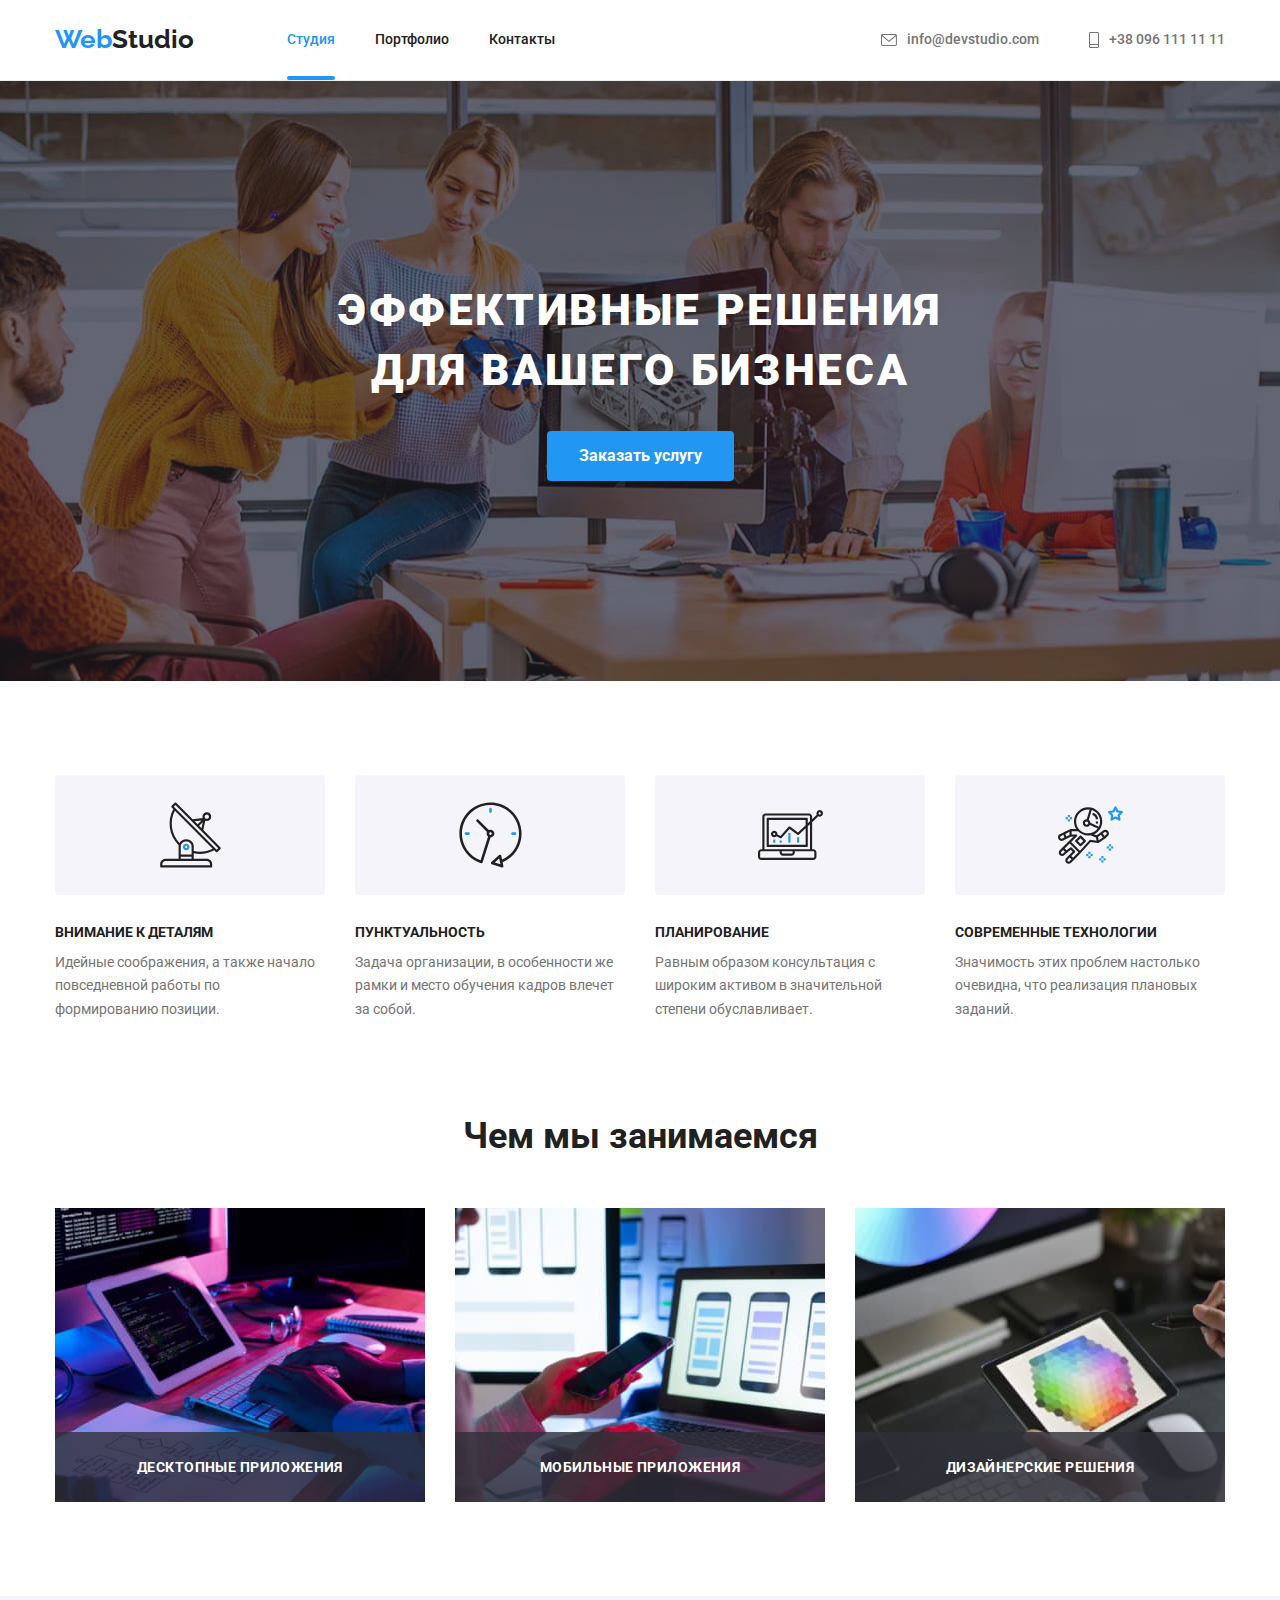
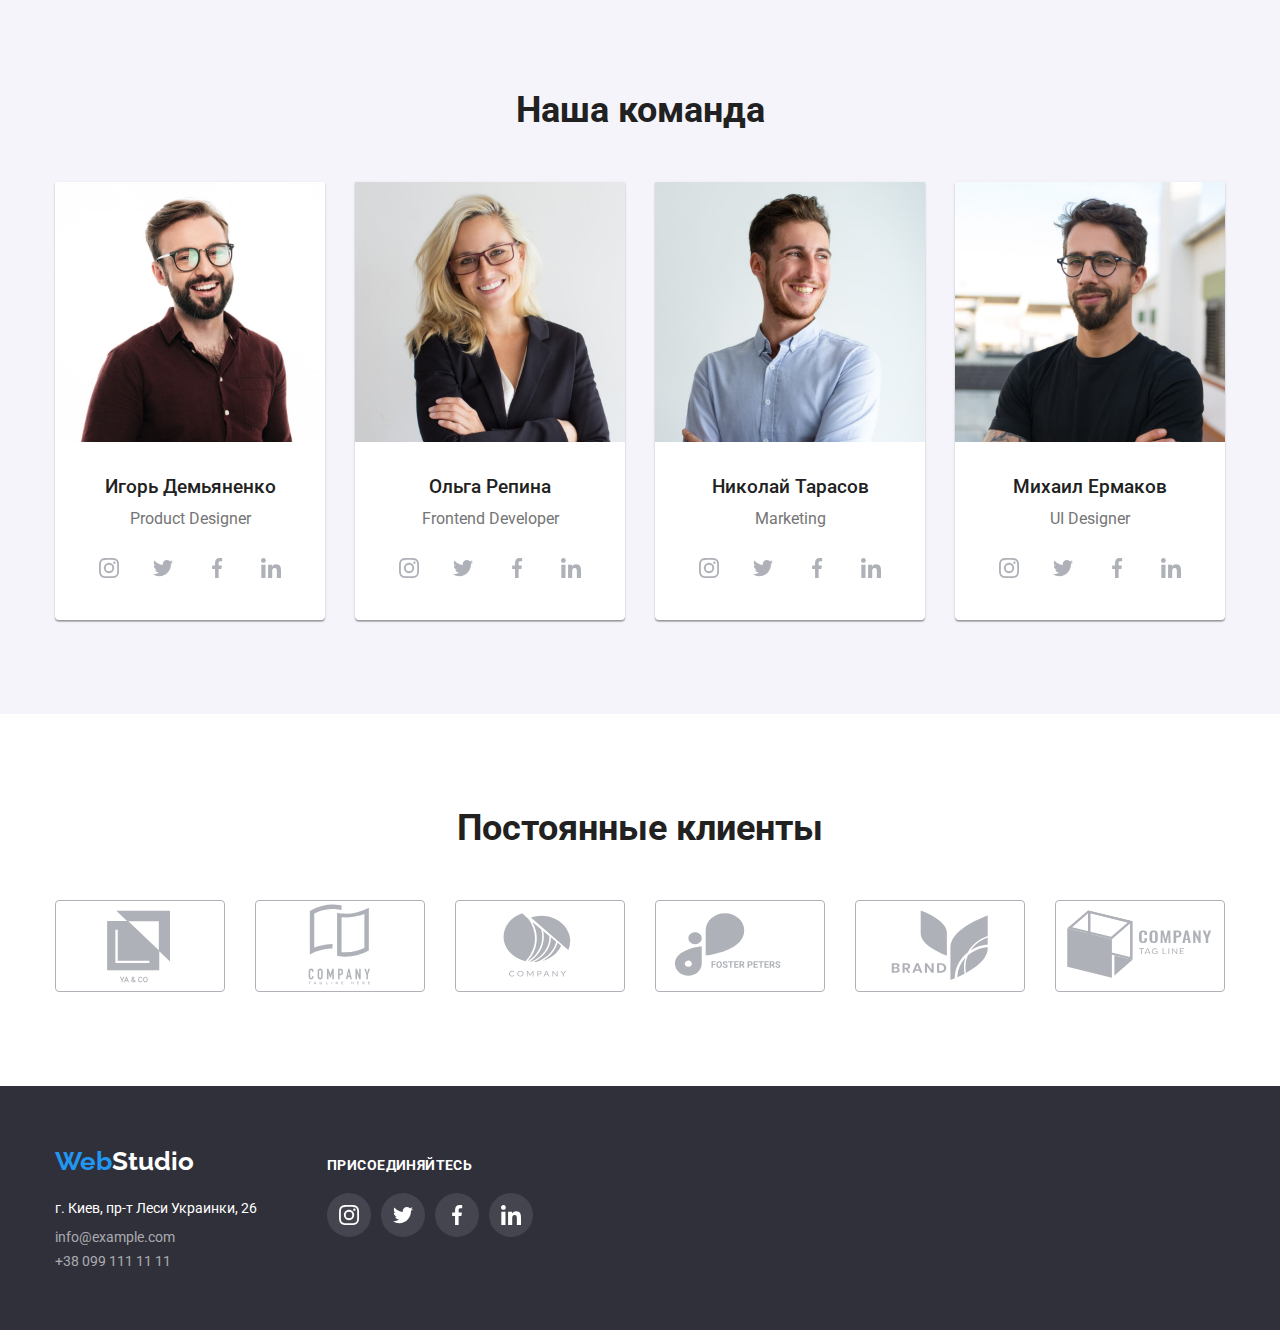
<file: index.html>
<!DOCTYPE html>
<html lang="ru">
    <head>
        <meta charset="UTF-8" />
        <meta http-equiv="X-UA-Compatible" content="IE=edge" />
        <meta name="viewport" content="width=, initial-scale=1.0" />
        <title>Document</title>
        <link rel="preconnect" href="https://fonts.googleapis.com" />
        <link rel="preconnect" href="https://fonts.gstatic.com" crossorigin />
        <link
            rel="stylesheet"
            href="https://cdnjs.cloudflare.com/ajax/libs/modern-normalize/1.0.0/modern-normalize.min.css"
        />
        <link
            href="https://fonts.googleapis.com/css2?family=Montserrat:ital,wght@0,700;1,400&family=Raleway:wght@700&family=Roboto:wght@400;500;700;900&display=swap"
            rel="stylesheet"
        />
        <link rel="stylesheet" href="./css/styles.css" />
    </head>
    <body>
        <header class="hedbord">
            <div class="conteiner page-header">
                <nav class="site-nav">
                    <a class="link link-logo" href="/hm-2/index.html"
                        ><span class="accent-text">Web</span>Studio</a
                    >
                    <ul class="list font-medium site-nav">
                        <li class="item">
                            <a href="index.html" class="link active">Студия</a>
                        </li>
                        <li class="item">
                            <a href="portfolio.html" class="link">Портфолио</a>
                        </li>
                        <li class="item">
                            <a href="" class="link">Контакты</a>
                        </li>
                    </ul>
                </nav>
                <ul class="top-contact site-contact list font-medium">
                    <li class="item">
                        <a
                            href="mailto:info@devstudio.com"
                            class="link secondary-text header-link"
                        >
                            <svg class="header-icon" width="16" height="12">
                                <use href="./images/icons.svg#mail"></use>
                            </svg>
                            info@devstudio.com</a
                        >
                    </li>
                    <li class="item">
                        <a href="tel:+380961111111" class="link header-link"
                            ><svg class="header-icon" width="10" height="16">
                                <use href="./images/icons.svg#phone"></use>
                            </svg>
                            +38 096 111 11 11
                        </a>
                    </li>
                </ul>
            </div>
        </header>
        <main>
            <section class="main-section">
                <div class="conteiner">
                    <h1 class="main-section--description">
                        Эффективные решения для вашего бизнеса
                    </h1>
                    <button
                        data-modal-open
                        type="button"
                        class="main-section--btn"
                    >
                        Заказать услугу
                    </button>
                </div>
            </section>

            <section class="benefits">
                <div class="conteiner">
                    <h2 class="caption visually-hidden">Преимущества</h2>
                    <ul class="list-menu">
                        <li class="item">
                            <div class="benefits-icon-wrapper">
                                <svg
                                    class="benefits-icon"
                                    width="65"
                                    height="70"
                                >
                                    <use href="./images/icons.svg#icon1"></use>
                                </svg>
                            </div>
                            <h3 class="caption-list">Внимание к деталям</h3>
                            <p class="secondary-text description">
                                Идейные соображения, а также начало повседневной
                                работы по формированию позиции.
                            </p>
                        </li>
                        <li class="item">
                            <div class="benefits-icon-wrapper">
                                <svg class="" width="65" height="70">
                                    <use href="./images/icons.svg#icon2"></use>
                                </svg>
                            </div>
                            <h3 class="caption-list">Пунктуальность</h3>
                            <p class="secondary-text description">
                                Задача организации, в особенности же рамки и
                                место обучения кадров влечет за собой.
                            </p>
                        </li>
                        <li class="item">
                            <div class="benefits-icon-wrapper">
                                <svg class="" width="65" height="70">
                                    <use href="./images/icons.svg#icon3"></use>
                                </svg>
                            </div>
                            <h3 class="caption-list">Планирование</h3>
                            <p class="secondary-text description">
                                Равным образом консультация с широким активом в
                                значительной степени обуславливает.
                            </p>
                        </li>
                        <li class="item">
                            <div class="benefits-icon-wrapper">
                                <svg class="" width="65" height="70">
                                    <use href="./images/icons.svg#icon4"></use>
                                </svg>
                            </div>
                            <h3 class="caption-list">Современные технологии</h3>
                            <p class="secondary-text description">
                                Значимость этих проблем настолько очевидна, что
                                реализация плановых заданий.
                            </p>
                        </li>
                    </ul>
                </div>
            </section>
            <section class="servise">
                <div class="conteiner">
                    <h2 class="caption">Чем мы занимаемся</h2>
                    <ul class="list-pic">
                        <li class="item-pic">
                            <img
                                src="./images/1img.jpg"
                                alt="creating website"
                                width="370"
                            />
                            <p class="text-pic">Десктопные приложения</p>
                        </li>
                        <li class="item-pic">
                            <img
                                src="./images/2img.jpg"
                                alt="ux/ui desiner"
                                width="370"
                            />
                            <p class="text-pic">Мобильные приложения</p>
                        </li>
                        <li class="item-pic">
                            <img
                                src="./images/3img.jpg"
                                alt="creating mobile application"
                                width="370"
                            />
                            <p class="text-pic">Дизайнерские решения</p>
                        </li>
                    </ul>
                </div>
            </section>
            <section class="team">
                <div class="conteiner">
                    <h2 class="caption">Наша команда</h2>
                    <ul class="list-intro">
                        <li class="link-intro">
                            <img
                                class="photo"
                                src="./images/4img.jpg"
                                alt="Product Designer"
                                width="270"
                            />
                            <div class="desc">
                                <h3 class="list-name">Игорь Демьяненко</h3>
                                <p class="secondary-text position" lang="en">
                                    Product Designer
                                </p>
                                <ul class="socials">
                                    <li class="socials-item">
                                        <a
                                            class="socials-link"
                                            href="#"
                                            target="_blank"
                                            rel="noopener noreferrer"
                                            aria-label="іконка instagram"
                                        >
                                            <svg
                                                class="socials-icon"
                                                width="20"
                                                height="20"
                                            >
                                                <use
                                                    href="./images/icons.svg#instagram"
                                                ></use>
                                            </svg>
                                        </a>
                                    </li>
                                    <li class="socials-item">
                                        <a
                                            class="socials-link"
                                            href="#"
                                            target="_blank"
                                            rel="noopener noreferrer"
                                            aria-label="іконка Twitter"
                                        >
                                            <svg
                                                class="socials-icon"
                                                width="20"
                                                height="20"
                                            >
                                                <use
                                                    href="./images/icons.svg#twitter"
                                                ></use>
                                            </svg>
                                        </a>
                                    </li>
                                    <li class="socials-item">
                                        <a
                                            class="socials-link"
                                            href=""
                                            target="_blank"
                                            rel="noopener noreferrer"
                                            aria-label="іконка facebook"
                                        >
                                            <svg
                                                class="socials-icon"
                                                width="20"
                                                height="20"
                                            >
                                                <use
                                                    href="./images/icons.svg#facebook"
                                                ></use>
                                            </svg>
                                        </a>
                                    </li>
                                    <li class="socials-item">
                                        <a
                                            class="socials-link"
                                            href=""
                                            target="_blank"
                                            rel="noopener noreferrer"
                                            aria-label="іконка linkedin"
                                        >
                                            <svg
                                                class="socials-icon"
                                                width="20"
                                                height="20"
                                            >
                                                <use
                                                    href="./images/icons.svg#linkedin"
                                                ></use>
                                            </svg>
                                        </a>
                                    </li>
                                </ul>
                            </div>
                        </li>
                        <li class="link-intro">
                            <img
                                class="photo"
                                src="./images/5img.jpg"
                                alt="Frontend Developer"
                                width="270"
                            />
                            <div class="desc">
                                <h3 class="list-name">Ольга Репина</h3>
                                <p class="secondary-text position" lang="en">
                                    Frontend Developer
                                </p>
                                <ul class="socials">
                                    <li class="socials-item">
                                        <a
                                            class="socials-link"
                                            href="#"
                                            target="_blank"
                                            rel="noopener noreferrer"
                                            aria-label="іконка instagram"
                                        >
                                            <svg
                                                class="socials-icon"
                                                width="20"
                                                height="20"
                                            >
                                                <use
                                                    href="./images/icons.svg#instagram"
                                                ></use>
                                            </svg>
                                        </a>
                                    </li>
                                    <li class="socials-item">
                                        <a
                                            class="socials-link"
                                            href="#"
                                            target="_blank"
                                            rel="noopener noreferrer"
                                            aria-label="іконка Twitter"
                                        >
                                            <svg
                                                class="socials-icon"
                                                width="20"
                                                height="20"
                                            >
                                                <use
                                                    href="./images/icons.svg#twitter"
                                                ></use>
                                            </svg>
                                        </a>
                                    </li>
                                    <li class="socials-item">
                                        <a
                                            class="socials-link"
                                            href=""
                                            target="_blank"
                                            rel="noopener noreferrer"
                                            aria-label="іконка facebook"
                                        >
                                            <svg
                                                class="socials-icon"
                                                width="20"
                                                height="20"
                                            >
                                                <use
                                                    href="./images/icons.svg#facebook"
                                                ></use>
                                            </svg>
                                        </a>
                                    </li>
                                    <li class="socials-item">
                                        <a
                                            class="socials-link"
                                            href=""
                                            target="_blank"
                                            rel="noopener noreferrer"
                                            aria-label="іконка linkedin"
                                        >
                                            <svg
                                                class="socials-icon"
                                                width="20"
                                                height="20"
                                            >
                                                <use
                                                    href="./images/icons.svg#linkedin"
                                                ></use>
                                            </svg>
                                        </a>
                                    </li>
                                </ul>
                            </div>
                        </li>
                        <li class="link-intro">
                            <img
                                class="photo"
                                src="./images/6img.jpg"
                                alt="Marketing"
                                width="270"
                            />
                            <div class="desc">
                                <h3 class="list-name">Николай Тарасов</h3>
                                <p class="secondary-text position" lang="en">
                                    Marketing
                                </p>
                                <ul class="socials">
                                    <li class="socials-item">
                                        <a
                                            class="socials-link"
                                            href="#"
                                            target="_blank"
                                            rel="noopener noreferrer"
                                            aria-label="іконка instagram"
                                        >
                                            <svg
                                                class="socials-icon"
                                                width="20"
                                                height="20"
                                            >
                                                <use
                                                    href="./images/icons.svg#instagram"
                                                ></use>
                                            </svg>
                                        </a>
                                    </li>
                                    <li class="socials-item">
                                        <a
                                            class="socials-link"
                                            href="#"
                                            target="_blank"
                                            rel="noopener noreferrer"
                                            aria-label="іконка Twitter"
                                        >
                                            <svg
                                                class="socials-icon"
                                                width="20"
                                                height="20"
                                            >
                                                <use
                                                    href="./images/icons.svg#twitter"
                                                ></use>
                                            </svg>
                                        </a>
                                    </li>
                                    <li class="socials-item">
                                        <a
                                            class="socials-link"
                                            href=""
                                            target="_blank"
                                            rel="noopener noreferrer"
                                            aria-label="іконка facebook"
                                        >
                                            <svg
                                                class="socials-icon"
                                                width="20"
                                                height="20"
                                            >
                                                <use
                                                    href="./images/icons.svg#facebook"
                                                ></use>
                                            </svg>
                                        </a>
                                    </li>
                                    <li class="socials-item">
                                        <a
                                            class="socials-link"
                                            href=""
                                            target="_blank"
                                            rel="noopener noreferrer"
                                            aria-label="іконка linkedin"
                                        >
                                            <svg
                                                class="socials-icon"
                                                width="20"
                                                height="20"
                                            >
                                                <use
                                                    href="./images/icons.svg#linkedin"
                                                ></use>
                                            </svg>
                                        </a>
                                    </li>
                                </ul>
                            </div>
                        </li>
                        <li class="link-intro">
                            <img
                                class="photo"
                                src="./images/7img.jpg"
                                alt="UI Designer"
                                width="270"
                            />
                            <div class="desc">
                                <h3 class="list-name">Михаил Ермаков</h3>
                                <p class="secondary-text position" lang="en">
                                    UI Designer
                                </p>
                                <ul class="socials">
                                    <li class="socials-item">
                                        <a
                                            class="socials-link"
                                            href="#"
                                            target="_blank"
                                            rel="noopener noreferrer"
                                            aria-label="іконка instagram"
                                        >
                                            <svg
                                                class="socials-icon"
                                                width="20"
                                                height="20"
                                            >
                                                <use
                                                    href="./images/icons.svg#instagram"
                                                ></use>
                                            </svg>
                                        </a>
                                    </li>
                                    <li class="socials-item">
                                        <a
                                            class="socials-link"
                                            href="#"
                                            target="_blank"
                                            rel="noopener noreferrer"
                                            aria-label="іконка Twitter"
                                        >
                                            <svg
                                                class="socials-icon"
                                                width="20"
                                                height="20"
                                            >
                                                <use
                                                    href="./images/icons.svg#twitter"
                                                ></use>
                                            </svg>
                                        </a>
                                    </li>
                                    <li class="socials-item">
                                        <a
                                            class="socials-link"
                                            href=""
                                            target="_blank"
                                            rel="noopener noreferrer"
                                            aria-label="іконка facebook"
                                        >
                                            <svg
                                                class="socials-icon"
                                                width="20"
                                                height="20"
                                            >
                                                <use
                                                    href="./images/icons.svg#facebook"
                                                ></use>
                                            </svg>
                                        </a>
                                    </li>
                                    <li class="socials-item">
                                        <a
                                            class="socials-link"
                                            href=""
                                            target="_blank"
                                            rel="noopener noreferrer"
                                            aria-label="іконка linkedin"
                                        >
                                            <svg
                                                class="socials-icon"
                                                width="20"
                                                height="20"
                                            >
                                                <use
                                                    href="./images/icons.svg#linkedin"
                                                ></use>
                                            </svg>
                                        </a>
                                    </li>
                                </ul>
                            </div>
                        </li>
                    </ul>
                </div>
            </section>
            <section class="clients">
                <div class="conteiner">
                    <h2 class="caption">Постоянные клиенты</h2>
                    <ul class="clients-list">
                        <li class="clients-item">
                            <a
                                class="clients-link"
                                href="#"
                                target="_blank"
                                rel="noopener noreferrer"
                                aria-label="іконка logo"
                            >
                                <svg
                                    class="clients-icon"
                                    width="170"
                                    height="92"
                                >
                                    <use href="./images/icons.svg#logo"></use>
                                </svg>
                            </a>
                        </li>
                        <li class="clients-item">
                            <a
                                class="clients-link"
                                href=""
                                target="_blank"
                                rel="noopener noreferrer"
                                aria-label="іконка logo1"
                            >
                                <svg
                                    class="clients-icon"
                                    width="170"
                                    height="92"
                                >
                                    <use href="./images/icons.svg#logo1"></use>
                                </svg>
                            </a>
                        </li>
                        <li class="clients-item">
                            <a
                                class="clients-link"
                                href="#"
                                target="_blank"
                                rel="noopener noreferrer"
                                aria-label="іконка logo2"
                            >
                                <svg
                                    class="clients-icon"
                                    width="170"
                                    height="92"
                                >
                                    <use href="./images/icons.svg#logo2"></use>
                                </svg>
                            </a>
                        </li>
                        <li class="clients-item">
                            <a
                                class="clients-link"
                                href="#"
                                target="_blank"
                                rel="noopener noreferrer"
                                aria-label="іконка logo3"
                            >
                                <svg
                                    class="clients-icon"
                                    width="170"
                                    height="92"
                                >
                                    <use href="./images/icons.svg#logo3"></use>
                                </svg>
                            </a>
                        </li>
                        <li class="clients-item">
                            <a
                                class="clients-link"
                                href="#"
                                target="_blank"
                                rel="noopener noreferrer"
                                aria-label="іконка logo4"
                            >
                                <svg
                                    class="clients-icon"
                                    width="170"
                                    height="92"
                                >
                                    <use href="./images/icons.svg#logo4"></use>
                                </svg>
                            </a>
                        </li>
                        <li class="clients-item">
                            <a
                                class="clients-link"
                                href="#"
                                target="_blank"
                                rel="noopener noreferrer"
                                aria-label="іконка logo5"
                            >
                                <svg
                                    class="clients-icon"
                                    width="170"
                                    height="92"
                                >
                                    <use href="./images/icons.svg#logo5"></use>
                                </svg>
                            </a>
                        </li>
                    </ul>
                </div>
            </section>
        </main>
        <footer class="footer-content">
            <div class="conteiner footer-container">
                <div class="footbar">
                    <a href="/hm-2/index.html" class="link-text logo"
                        ><span class="accent-text">Web</span>Studio</a
                    >
                    <address class="address-content">
                        <p class="address-text">
                            г. Киев, пр-т Леси Украинки, 26
                        </p>
                        <ul class="list site-contact">
                            <li class="info">
                                <a
                                    class="list-link link"
                                    href="mailto:info@example.com"
                                    >info@example.com</a
                                >
                            </li>
                            <li class="info">
                                <a
                                    class="list-link link"
                                    href="tel:+380991111111"
                                    >+38 099 111 11 11</a
                                >
                            </li>
                        </ul>
                    </address>
                </div>
                <div class="join">
                    <h3 class="join-caption">Присоединяйтесь</h3>
                    <ul class="socials-list">
                        <li class="socials-item">
                            <a
                                class="socials-link"
                                href="#"
                                target="_blank"
                                rel="noopener noreferrer"
                                aria-label="іконка instagram"
                            >
                                <svg
                                    class="socials-icon"
                                    width="20"
                                    height="20"
                                >
                                    <use
                                        href="./images/icons.svg#instagram"
                                    ></use>
                                </svg>
                            </a>
                        </li>
                        <li class="socials-item">
                            <a
                                class="socials-link"
                                href="#"
                                target="_blank"
                                rel="noopener noreferrer"
                                aria-label="іконка Twitter"
                            >
                                <svg
                                    class="socials-icon"
                                    width="20"
                                    height="20"
                                >
                                    <use
                                        href="./images/icons.svg#twitter"
                                    ></use>
                                </svg>
                            </a>
                        </li>
                        <li class="socials-item">
                            <a
                                class="socials-link"
                                href=""
                                target="_blank"
                                rel="noopener noreferrer"
                                aria-label="іконка facebook"
                            >
                                <svg
                                    class="socials-icon"
                                    width="20"
                                    height="20"
                                >
                                    <use
                                        href="./images/icons.svg#facebook"
                                    ></use>
                                </svg>
                            </a>
                        </li>
                        <li class="socials-item">
                            <a
                                class="socials-link"
                                href=""
                                target="_blank"
                                rel="noopener noreferrer"
                                aria-label="іконка linkedin"
                            >
                                <svg
                                    class="socials-icon"
                                    width="20"
                                    height="20"
                                >
                                    <use
                                        href="./images/icons.svg#linkedin"
                                    ></use>
                                </svg>
                            </a>
                        </li>
                    </ul>
                </div>
            </div>
        </footer>
        <div class="backdrop is-hidden" data-modal>
            <div class="modal">
                <button data-modal-close class="close-btn">
                    <svg class="close-icon" width="20" height="20">
                        <use href="./images/icons.svg#close"></use>
                    </svg>
                </button>
            </div>
        </div>
        <script src="./js/modal.js"></script>
    </body>
</html>
</file>
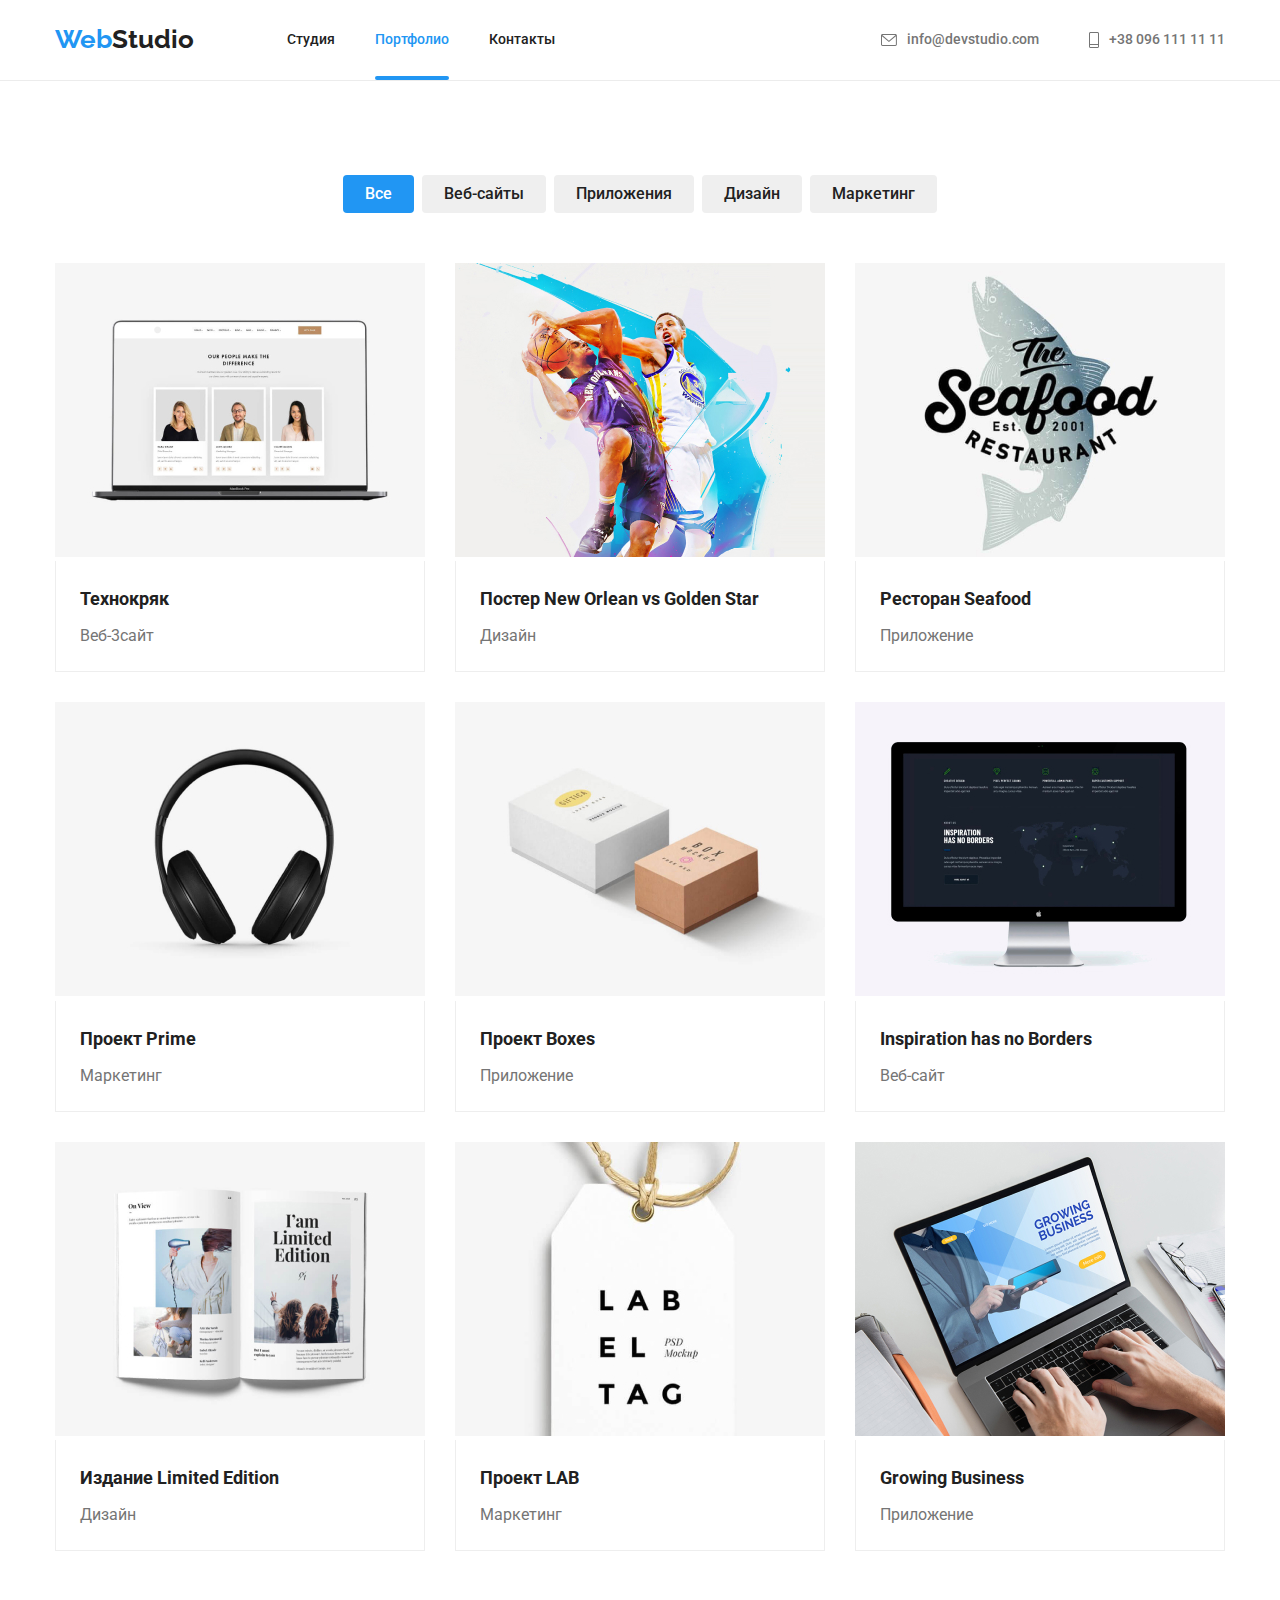
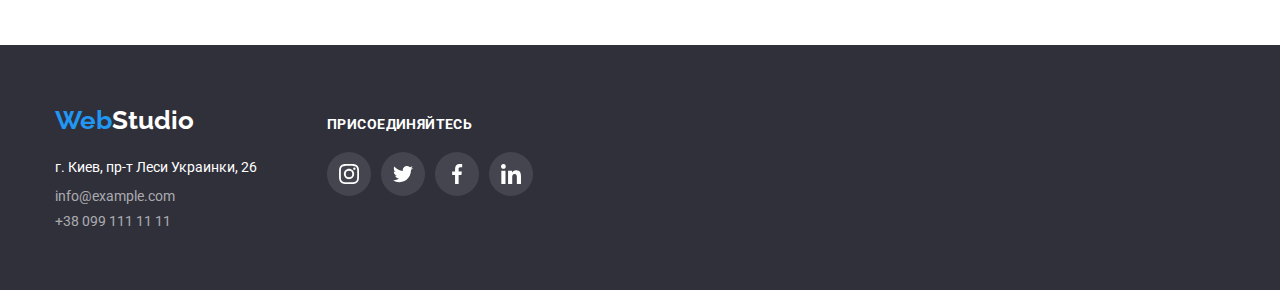
<file: portfolio.html>
<!DOCTYPE html>
<html lang="ru">
    <head>
        <meta charset="UTF-8" />
        <meta http-equiv="X-UA-Compatible" content="IE=edge" />
        <meta name="viewport" content="width=, initial-scale=1.0" />
        <title>Document</title>
        <link rel="preconnect" href="https://fonts.googleapis.com" />
        <link rel="preconnect" href="https://fonts.gstatic.com" crossorigin />
        <link
            rel="stylesheet"
            href="https://cdnjs.cloudflare.com/ajax/libs/modern-normalize/1.0.0/modern-normalize.min.css"
        />
        <link
            href="https://fonts.googleapis.com/css2?family=Montserrat:ital,wght@0,700;1,400&family=Raleway:wght@700&family=Roboto:wght@400;500;700;900&display=swap"
            rel="stylesheet"
        />
        <link rel="stylesheet" href="./css/styles.css" />
    </head>
    <body>
        <header class="hedbord">
            <div class="conteiner page-header">
                <nav class="site-nav">
                    <a class="link link-logo" href="/hm-2/index.html"
                        ><span class="accent-text">Web</span>Studio</a
                    >
                    <ul class="list font-medium site-nav">
                        <li class="item">
                            <a href="index.html" class="link">Студия</a>
                        </li>
                        <li class="item">
                            <a href="portfolio.html" class="link active"
                                >Портфолио</a
                            >
                        </li>
                        <li class="item">
                            <a href="" class="link">Контакты</a>
                        </li>
                    </ul>
                </nav>
                <ul class="top-contact site-contact list font-medium">
                    <li class="item">
                        <a
                            href="mailto:info@devstudio.com"
                            class="link secondary-text header-link"
                        >
                            <svg class="header-icon" width="16" height="12">
                                <use href="./images/icons.svg#mail"></use>
                            </svg>
                            info@devstudio.com</a
                        >
                    </li>
                    <li class="item">
                        <a href="tel:+380961111111" class="link header-link"
                            ><svg class="header-icon" width="10" height="16">
                                <use href="./images/icons.svg#phone"></use>
                            </svg>
                            +38 096 111 11 11
                        </a>
                    </li>
                </ul>
            </div>
        </header>
        <main>
            <section class="filter-menu">
                <div class="conteiner">
                    <h1 class="visually-hidden">Резюме</h1>
                    <ul class="list catalog">
                        <li class="item-menu">
                            <button class="filter-active btn" type="button">
                                Все
                            </button>
                        </li>
                        <li class="item-menu">
                            <button class="link btn" type="button">
                                Веб-сайты
                            </button>
                        </li>
                        <li class="item-menu">
                            <button class="link btn" type="button">
                                Приложения
                            </button>
                        </li>
                        <li class="item-menu">
                            <button class="link btn" type="button">
                                Дизайн
                            </button>
                        </li>
                        <li class="item-menu">
                            <button class="link btn" type="button">
                                Маркетинг
                            </button>
                        </li>
                    </ul>

                    <ul class="project-list">
                        <li class="project-item">
                            <a class="project-link" href="/">
                                <div class="project-desc">
                                    <img
                                        class="products"
                                        src="./images/img8.jpg"
                                        alt=""
                                        width="370"
                                    />
                                    <div class="project-overlay">
                                        <p class="project-text">
                                            Ресурс предлагает комплексные
                                            предложения с разным уровнем
                                            функционала и сервисов. Все это
                                            позволит посетителю получить
                                            исчерпывающие сведения о компании
                                            или частном лице.
                                        </p>
                                    </div>
                                </div>
                                <div class="elements">
                                    <h2 class="heading">Технокряк</h2>
                                    <p class="secondary-text text">Веб-3сайт</p>
                                </div></a
                            >
                        </li>
                        <li class="project-item">
                            <a class="project-link" href="/">
                                <div class="project-desc">
                                    <img
                                        class="products"
                                        src="./images/img9.jpg"
                                        alt=""
                                        width="370"
                                    />
                                    <div class="project-overlay">
                                        <p class="project-text">
                                            Ресурс предлагает комплексные
                                            предложения с разным уровнем
                                            функционала и сервисов. Все это
                                            позволит посетителю получить
                                            исчерпывающие сведения о компании
                                            или частном лице.
                                        </p>
                                    </div>
                                </div>

                                <div class="elements">
                                    <h2 class="heading">
                                        Постер New Orlean vs Golden Star
                                    </h2>
                                    <p class="secondary-text text">Дизайн</p>
                                </div></a
                            >
                        </li>
                        <li class="project-item">
                            <a class="project-link" href="/">
                                <div class="project-desc">
                                    <img
                                        class="products"
                                        src="./images/img10.jpg"
                                        alt=""
                                        width="370"
                                    />
                                    <div class="project-overlay">
                                        <p class="project-text">
                                            Ресурс предлагает комплексные
                                            предложения с разным уровнем
                                            функционала и сервисов. Все это
                                            позволит посетителю получить
                                            исчерпывающие сведения о компании
                                            или частном лице.
                                        </p>
                                    </div>
                                </div>

                                <div class="elements">
                                    <h2 class="heading">Ресторан Seafood</h2>
                                    <p class="secondary-text text">
                                        Приложение
                                    </p>
                                </div></a
                            >
                        </li>
                        <li class="project-item">
                            <a class="project-link" href="/">
                                <div class="project-desc">
                                    <img
                                        class="products"
                                        src="./images/img11.jpg"
                                        alt=""
                                        width="370"
                                    />
                                    <div class="project-overlay">
                                        <p class="project-text">
                                            Ресурс предлагает комплексные
                                            предложения с разным уровнем
                                            функционала и сервисов. Все это
                                            позволит посетителю получить
                                            исчерпывающие сведения о компании
                                            или частном лице.
                                        </p>
                                    </div>
                                </div>

                                <div class="elements">
                                    <h2 class="heading">Проект Prime</h2>
                                    <p class="secondary-text text">Маркетинг</p>
                                </div></a
                            >
                        </li>
                        <li class="project-item">
                            <a class="project-link" href="/">
                                <div class="project-desc">
                                    <img
                                        class="products"
                                        src="./images/img12.jpg"
                                        alt=""
                                        width="370"
                                    />
                                    <div class="project-overlay">
                                        <p class="project-text">
                                            Ресурс предлагает комплексные
                                            предложения с разным уровнем
                                            функционала и сервисов. Все это
                                            позволит посетителю получить
                                            исчерпывающие сведения о компании
                                            или частном лице.
                                        </p>
                                    </div>
                                </div>

                                <div class="elements">
                                    <h2 class="heading">Проект Boxes</h2>
                                    <p class="secondary-text text">
                                        Приложение
                                    </p>
                                </div></a
                            >
                        </li>
                        <li class="project-item">
                            <a class="project-link" href="/">
                                <div class="project-desc">
                                    <img
                                        class="products"
                                        src="./images/img13.jpg"
                                        alt=""
                                        width="370"
                                    />
                                    <div class="project-overlay">
                                        <p class="project-text">
                                            Ресурс предлагает комплексные
                                            предложения с разным уровнем
                                            функционала и сервисов. Все это
                                            позволит посетителю получить
                                            исчерпывающие сведения о компании
                                            или частном лице.
                                        </p>
                                    </div>
                                </div>

                                <div class="elements">
                                    <h2 class="heading">
                                        Inspiration has no Borders
                                    </h2>
                                    <p class="secondary-text text">Веб-сайт</p>
                                </div></a
                            >
                        </li>
                        <li class="project-item">
                            <a class="project-link" href="/">
                                <div class="project-desc">
                                    <img
                                        class="products"
                                        src="./images/img14.jpg"
                                        alt=""
                                        width="370"
                                    />
                                    <div class="project-overlay">
                                        <p class="project-text">
                                            Ресурс предлагает комплексные
                                            предложения с разным уровнем
                                            функционала и сервисов. Все это
                                            позволит посетителю получить
                                            исчерпывающие сведения о компании
                                            или частном лице.
                                        </p>
                                    </div>
                                </div>
                                <div class="elements">
                                    <h2 class="heading">
                                        Издание Limited Edition
                                    </h2>
                                    <p class="secondary-text text">Дизайн</p>
                                </div></a
                            >
                        </li>
                        <li class="project-item">
                            <a class="project-link" href="/">
                                <div class="project-desc">
                                    <img
                                        class="products"
                                        src="./images/img15.jpg"
                                        alt=""
                                        width="370"
                                    />
                                    <div class="project-overlay">
                                        <p class="project-text">
                                            Ресурс предлагает комплексные
                                            предложения с разным уровнем
                                            функционала и сервисов. Все это
                                            позволит посетителю получить
                                            исчерпывающие сведения о компании
                                            или частном лице.
                                        </p>
                                    </div>
                                </div>

                                <div class="elements">
                                    <h2 class="heading">Проект LAB</h2>
                                    <p class="secondary-text text">Маркетинг</p>
                                </div></a
                            >
                        </li>
                        <li class="project-item">
                            <a class="project-link" href="/">
                                <div class="project-desc">
                                    <img
                                        class="products"
                                        src="./images/img16.jpg"
                                        alt=""
                                        width="370"
                                    />
                                    <div class="project-overlay">
                                        <p class="project-text">
                                            Ресурс предлагает комплексные
                                            предложения с разным уровнем
                                            функционала и сервисов. Все это
                                            позволит посетителю получить
                                            исчерпывающие сведения о компании
                                            или частном лице.
                                        </p>
                                    </div>
                                </div>

                                <div class="elements">
                                    <h2 class="heading">Growing Business</h2>
                                    <p class="secondary-text text">
                                        Приложение
                                    </p>
                                </div></a
                            >
                        </li>
                    </ul>
                </div>
            </section>
        </main>
        <footer class="footer-content">
            <div class="conteiner footer-container">
                <div class="footbar">
                    <a href="/hm-2/index.html" class="link-text logo"
                        ><span class="accent-text">Web</span>Studio</a
                    >
                    <address class="address-content">
                        <p class="address-text">
                            г. Киев, пр-т Леси Украинки, 26
                        </p>
                        <ul class="list site-contact">
                            <li class="info">
                                <a
                                    class="list-link link"
                                    href="mailto:info@example.com"
                                    >info@example.com</a
                                >
                            </li>
                            <li class="info">
                                <a
                                    class="list-link link"
                                    href="tel:+380991111111"
                                    >+38 099 111 11 11</a
                                >
                            </li>
                        </ul>
                    </address>
                </div>
                <div class="join">
                    <h3 class="join-caption">Присоединяйтесь</h3>
                    <ul class="socials-list">
                        <li class="socials-item">
                            <a
                                class="socials-link"
                                href="#"
                                target="_blank"
                                rel="noopener noreferrer"
                                aria-label="іконка instagram"
                            >
                                <svg
                                    class="socials-icon"
                                    width="20"
                                    height="20"
                                >
                                    <use
                                        href="./images/icons.svg#instagram"
                                    ></use>
                                </svg>
                            </a>
                        </li>
                        <li class="socials-item">
                            <a
                                class="socials-link"
                                href="#"
                                target="_blank"
                                rel="noopener noreferrer"
                                aria-label="іконка Twitter"
                            >
                                <svg
                                    class="socials-icon"
                                    width="20"
                                    height="20"
                                >
                                    <use
                                        href="./images/icons.svg#twitter"
                                    ></use>
                                </svg>
                            </a>
                        </li>
                        <li class="socials-item">
                            <a
                                class="socials-link"
                                href=""
                                target="_blank"
                                rel="noopener noreferrer"
                                aria-label="іконка facebook"
                            >
                                <svg
                                    class="socials-icon"
                                    width="20"
                                    height="20"
                                >
                                    <use
                                        href="./images/icons.svg#facebook"
                                    ></use>
                                </svg>
                            </a>
                        </li>
                        <li class="socials-item">
                            <a
                                class="socials-link"
                                href=""
                                target="_blank"
                                rel="noopener noreferrer"
                                aria-label="іконка linkedin"
                            >
                                <svg
                                    class="socials-icon"
                                    width="20"
                                    height="20"
                                >
                                    <use
                                        href="./images/icons.svg#linkedin"
                                    ></use>
                                </svg>
                            </a>
                        </li>
                    </ul>
                </div>
            </div>
        </footer>
    </body>
</html>
</file>
<file: css/styles.css>
:root {
    --main-color: #212121;
    --accent-color: #2196F3;
    --secondary-color: #757575;
}

body {
    color: var(--main-color);
    font-family: Roboto, sans-serif;
}

p,
h1,
h2,
h3,
ul {
    margin-block-start: 0px;
    margin-block-end: 0px;
}


.conteiner {
    width: 1200px;
    padding: 0px 15px;
    margin: 0 auto;
}

ul {
    list-style: none;
}

.filter-menu {
    padding-top: 94px;
    padding-bottom: 94px;
}

.filter-menu .list {
    display: flex;
    align-items: center;
    justify-content: center;


}

.filter-menu .item-menu {
    margin-right: 8px;
}

.filter-menu .item-menu:last-child {
    margin-right: 0px;
}

.filter-active {
    cursor: pointer;
    font-weight: 700;
    font-size: 16px;
    color: #FFFFFF;
    line-height: 1.87;
    font-family: inherit;
    background-color: var(--accent-color);
    border-radius: 4px;
    padding: 10px 32px;
    border: unset;

}

.filter-active:hover,
.filter-active:focus {
    box-shadow: 0px 3px 1px rgba(0, 0, 0, 0.1), 0px 1px 2px rgba(0, 0, 0, 0.08), 0px 2px 2px rgba(0, 0, 0, 0.12);
    border-radius: 4px;
}

.visually-hidden {
    position: absolute;
    width: 1px;
    height: 1px;
    margin: -1px;
    border: 0;
    padding: 0;
    white-space: nowrap;
    clip-path: inset(100%);
    clip: rect(0 0 0 0);
    overflow: hidden;
}

.accent-text {
    color: var(--accent-color);
}

.secondary-text {
    color: var(--secondary-color);
}

.font-medium {
    font-weight: 500;
}

.link {
    color: var(--main-color);
    text-decoration: none;
}

.link-logo {
    padding-top: 24px;
    padding-bottom: 25px;
    margin-right: 93px;
    font-size: 26px;
    font-weight: 700;
    line-height: 1.19;
    font-family: Raleway, sans-serif;

}

.logo {
    display: block;
    margin-bottom: 20px;
    font-size: 26px;
    font-weight: 700;
    line-height: 1.19;
    font-family: Raleway,
        sans-serif;
    text-decoration: none;
}

.active {
    color: var(--accent-color);
}

/* site nav */
.list {
    font-family: Roboto, sans-serif;
    font-size: 14px;
    line-height: 1.14;
    padding-inline-start: 0;
}

.catalog {
    margin-bottom: 50px;
}

.catalog .link {
    border-radius: 4px;
}


.catalog.list .link {
    transition-property: background-color, color, shadow;
    transition-duration: 250ms;
    transition-timing-function: cubic-bezier(0.4, 0, 0.2, 1);
}


.catalog.list .link:hover,
.catalog.list .link:focus {
    color: #FFFFFF;
    background-color: var(--accent-color);
    box-shadow: 0px 3px 1px rgba(0, 0, 0, 0.1), 0px 1px 2px rgba(0, 0, 0, 0.08), 0px 2px 2px rgba(0, 0, 0, 0.12);
}

.list .link {
    transition-property: color;
    transition-duration: 250ms;
    transition-timing-function: cubic-bezier(0.4, 0, 0.2, 1);
}

.list .link:hover,
.list .link:focus,
.address-content .list .link:hover,
.address-content .list .link:focus,
.top-contact .link:hover,
.top-contact .link:focus {
    color: var(--accent-color);
}

.site-nav .item:not(:last-child) {
    margin-right: 40px;
}

.top-contact {
    display: flex;
    margin-left: auto;
}

.top-contact .link {
    display: flex;
    padding-top: 32px;
    padding-bottom: 32px;
    align-items: center;
}

.header-icon {
    fill: currentColor;
    margin-right: 10px;
}

.header-icon:hover,
.header-icon:focus {
    color: var(--accent-color);
}




.top-contact .item+.item {
    margin-left: 50px;
}

.address-content .list .list-link {
    color: rgba(255, 255, 255, 0.6);
}

.site-contact {
    margin-block-start: 0px;
    margin-block-end: 0px;
}

.site-contact .link {
    color: var(--secondary-color);
}

.hedbord {
    border-bottom: 1px solid #ECECEC;
}

.page-header {
    display: flex;
    align-items: center;
}

.elements {
    padding: 20px 24px;
    border: solid #EEEEEE;
    border-width: 0px 1px 1px 1px;
    text-decoration: none;

}

.project-list {
    display: flex;
    flex-wrap: wrap;
    padding-inline-start: 0px;
}


.project-item .project-link:hover,
.project-item .project-link:focus {
    box-shadow: 0px 3px 1px rgba(0, 0, 0, 0.1), 0px 1px 2px rgba(0, 0, 0, 0.08), 0px 2px 2px rgba(0, 0, 0, 0.12);
}

.project-item .project-link {
    transition-property: box-shadow;
    transition-duration: 250ms;
    transition-timing-function: cubic-bezier(0.4, 0, 0.2, 1);
}

.project-item {
    margin-right: 30px;
    margin-bottom: 30px;
}

.project-link {
    text-decoration: none;
    display: block;
}

.project-desc {
    position: relative;
    overflow: hidden;
}

.project-overlay {
    display: inline-block;
    content: '';
    position: absolute;
    top: 0;
    left: 0;
    width: 100%;
    height: 100%;
    opacity: 0;
    background: rgba(33, 150, 243, 0.9);
    transform: translateY(100%);
    transition: transform 250ms cubic-bezier(0.4, 0, 0.2, 1), opacity 250ms cubic-bezier(0.4, 0, 0.2, 1);
}

.project-link:hover .project-overlay,
.project-link:focus .project-overlay {
    transform: translateY(0);
    opacity: 1;
    transition: transform 250ms cubic-bezier(0.4, 0, 0.2, 1);
}

.project-text {
    padding: 63px 24px;
    font-family: 'Roboto';
    font-style: normal;
    font-weight: 400;
    font-size: 18px;
    line-height: 28px;
    letter-spacing: 0.03em;
    color: #FFFFFF;
}

.project-item:nth-child(3n) {
    margin-right: 0px;
}

.project-item:nth-last-child(-n+3) {
    margin-bottom: 0px;
}

.site-nav {
    display: flex;
    align-items: center;

}

.site-nav .link {
    display: block;

}

.site-nav .item .link {
    position: relative;
    padding-top: 32px;
    padding-bottom: 32px;
}

.site-nav .item .link.active::after {
    content: '';
    position: absolute;
    left: 0;
    bottom: 0;
    display: block;
    width: 100%;
    height: 4px;
    background: #2196F3;
    border-radius: 2px;
}

/* main section */
.main-section {
    max-width: 1600px;
    margin: 0 auto;
    background-image: linear-gradient(to right,
            rgba(47, 48, 58, 0.4),
            rgba(47, 48, 58, 0.4)),
        url("../images/overlay.jpg");
    background-repeat: no-repeat;
    background-position: center 0;
    background-size: cover;


    color: #FFFFFF;
    background-color: #2F303A;
    text-align: center;
    padding-top: 200px;
    padding-bottom: 200px;

}

.benefits {
    padding-top: 94px;
}

.list-menu {
    display: flex;
    margin-block-start: 0px;
    margin-block-end: 0px;
    padding-inline-start: 0px;
}

.list-menu .item {
    width: 270px;
}

.benefits-icon {
    fill: currentColor;
}

.benefits-icon-wrapper {
    display: flex;
    justify-content: center;
    align-items: center;
    height: 120px;
    background: #F5F4FA;
    border-radius: 4px;
    margin-bottom: 30px;
}


.list-pic {
    display: flex;
    margin-block-start: 0px;
    margin-block-end: 0px;
    padding-inline-start: 0px;
}

.list-pic .item-pic {
    width: 370px;
    display: flex;
}

.list-menu .item:not(:last-child) {
    margin-right: 30px;
}

.list-pic .item-pic:not(:last-child) {
    margin-right: 30px;
}

.desc {
    padding-top: 30px;
    padding-bottom: 30px;
}

.team {
    padding-top: 94px;
    padding-bottom: 94px;
    background: #F5F4FA;
}

/* Social links */

.socials {
    display: flex;
    justify-content: center;
    align-items: center;
    padding-inline-start: 0px;
}

.socials-item:not(:last-child) {
    margin-right: 10px;
}

.socials-link {
    display: flex;
    align-items: center;
    justify-content: center;
    width: 44px;
    height: 44px;
    background-color: #FFFFFF;
    border-radius: 50%;
    color: var(--secondary-color);


    transition-property: background-color;
    transition-duration: 250ms;
    transition-timing-function: cubic-bezier(0.4, 0, 0.2, 1);
}

.socials-icon {
    fill: #AFB1B8;
    transition-property: fill;
    transition-duration: 250ms;
    transition-timing-function: cubic-bezier(0.4, 0, 0.2, 1);
}

.socials-link:hover,
.socials-link:focus {
    background-color: var(--accent-color);
}

.socials-link:hover .socials-icon,
.socials-link:focus .socials-icon {
    fill: #FFFFFF;
}

.list-intro {
    display: flex;
    margin-block-start: 0px;
    margin-block-end: 0px;
    padding-inline-start: 0px;
}

.list-intro .link-intro {
    width: 270px;
    text-align: center;
}

.link-intro {
    box-shadow: 0px 1px 3px rgba(0, 0, 0, 0.12), 0px 1px 1px rgba(0, 0, 0, 0.14), 0px 2px 1px rgba(0, 0, 0, 0.2);
    border-radius: 0px 0px 4px 4px;
    background-color: #FFFFFF;

}

.list-intro .link-intro:not(:last-child) {
    margin-right: 30px;
}

.main-section--description {
    font-weight: 900;

    font-size: 44px;
    line-height: 1.36;
    text-transform: uppercase;
    letter-spacing: 0.06em;
    width: 696px;
    margin: 0px auto 30px auto;
}

.main-section--btn {
    cursor: pointer;
    font-weight: 700;
    font-size: 16px;
    color: #FFFFFF;
    line-height: 1.87;
    font-family: inherit;
    background-color: var(--accent-color);
    border-radius: 4px;
    padding: 10px 32px;
    border: unset;
}


.btn {
    padding: 6px 22px;
    cursor: pointer;
    font-size: 16px;
    font-weight: 500;
    line-height: 1.62;
    font-family: inherit;
    border: unset;
}

.caption {
    font-weight: 700;
    font-size: 36px;
    line-height: 1.16;
    text-align: center;
    margin-block-start: 0;
    margin-block-end: 0;
    margin-bottom: 50px;

}

.servise {
    padding-top: 94px;
    padding-bottom: 94px;
}

.item-pic {
    position: relative;
}

.overlay-pic {
    display: flex;
    overflow: hidden;
}

.text-pic {
    position: absolute;
    bottom: 0;
    left: 0;
    width: 100%;
    height: 70px;
    background-color: rgba(47, 48, 58, 0.8);

    font-family: 'Roboto';
    font-style: normal;
    font-weight: 700;
    font-size: 14px;
    line-height: 16px;
    text-align: center;


    letter-spacing: 0.03em;
    text-transform: uppercase;

    color: #FFFFFF;

    display: flex;
    align-items: center;
    justify-content: space-around;
}



.heading {
    font-weight: 700;
    font-size: 18px;
    line-height: 2;
    margin-bottom: 4px;
    color: #212121;
}

.text {
    line-height: 1.87;
}

.caption-list {
    font-weight: 700;
    font-size: 14px;
    line-height: 1.14;
    text-transform: uppercase;
    margin-bottom: 10px;
}

.description {
    line-height: 1.71;
    font-size: 14px;
}

.list-name {
    font-weight: 500;
    line-height: 1.18;
    margin-bottom: 10px;
}

.position {
    font-size: 16px;
    line-height: 1.35;
    margin-bottom: 16px;
}

.clients {
    padding-top: 94px;
    padding-bottom: 94px;
}

.clients-list {
    display: flex;
    justify-content: center;
    padding-inline-start: 0px;
}



.clients-item:not(:last-child) {
    margin-right: 30px;
}

.clients-link:hover,
.clients-link:focus {
    border-color: var(--accent-color);
}

.clients-link:hover .clients-icon,
.clients-link:focus .clients-icon {
    fill: var(--accent-color);
}

.clients-item {
    width: 170px;
    height: 92px;
}

.clients-link {
    display: flex;
    align-items: center;
    justify-content: center;
    width: 100%;
    height: 100%;
    border: 1px solid #AFB1B8;
    border-radius: 4px;

    transition-property: border-color;
    transition-duration: 250ms;
    transition-timing-function: cubic-bezier(0.4, 0, 0.2, 1);

}

.clients-icon {
    fill: #AFB1B8;

    transition-property: fill;
    transition-duration: 250ms;
    transition-timing-function: cubic-bezier(0.4, 0, 0.2, 1);
}



/* footer */
.footer-content {
    padding-top: 60px;
    padding-bottom: 60px;
    background-color: #2F303A;
}




.address-content {
    font-style: normal;
}

.address-content .address-text {
    color: #FFFFFF;
    font-size: 14px;
    line-height: 1.71;
    margin-bottom: 9px;
}


.link-text {
    color: #FFFFFF;
}


.info:not(:last-child) {
    margin-bottom: 9px;
}

.footer-container {
    display: flex;
    align-items: baseline;
}

.join-caption {
    margin-bottom: 20px;
    font-family: 'Roboto';
    font-style: normal;
    font-weight: 700;
    font-size: 14px;
    line-height: 16px;
    letter-spacing: 0.03em;
    text-transform: uppercase;
    color: #FFFFFF;
}



.socials-list {
    display: flex;
    justify-content: center;
    text-align: center;
    align-items: center;
    padding-inline-start: 0px
}

.join .socials-link {
    display: flex;
    align-items: center;
    justify-content: center;
    width: 44px;
    height: 44px;
    background-color: rgba(255, 255, 255, 0.1);
    border-radius: 50%;
    color: #FFFFFF;
}

.join {
    margin-left: 70px;
}

.join .socials-icon {
    fill: #FFFFFF;
}

.join .socials-link:hover,
.join .socials-link:focus {
    background-color: var(--accent-color);
    fill: #FFFFFF;
}

.join .socials-link:hover .socials-icon,
.join .socials-link:focus .socials-icon {
    fill: #FFFFFF;
}

.backdrop {
    position: fixed;
    top: 0;
    left: 0;
    opacity: 1;
    width: 100%;
    height: 100%;
    background: rgba(0, 0, 0, 0.2);
    transition: opacity 250ms cubic-bezier(0.4, 0, 0.2, 1), visibility 250ms cubic-bezier(0.4, 0, 0.2, 1);
}

.backdrop.is-hidden {
    opacity: 0;
    visibility: hidden;
    pointer-events: none;
}

.backdrop.is-hidden .modal {
    transform: translate(-50%, -50%) scale(0.9);
}

.modal {
    position: absolute;
    top: 50%;
    left: 50%;
    transform: translate(-50%, -50%) scale(1);
    transition: transform 250ms cubic-bezier(0.4, 0, 0.2, 1);
    min-height: 581px;
    min-width: 528px;
    background-color: #FFFFFF;
}


.close-btn {
    position: absolute;
    top: 0;
    right: 0;
    margin: 0px;
    padding: 0px;
    border: 0px;
}

.close-icon {
    width: 20px;
    height: 20px;
    fill: black;
    background-color: #FFFFFF;
    border: 1px solid;
    border-color: black;
    border-radius: 50%;
}
</file>
